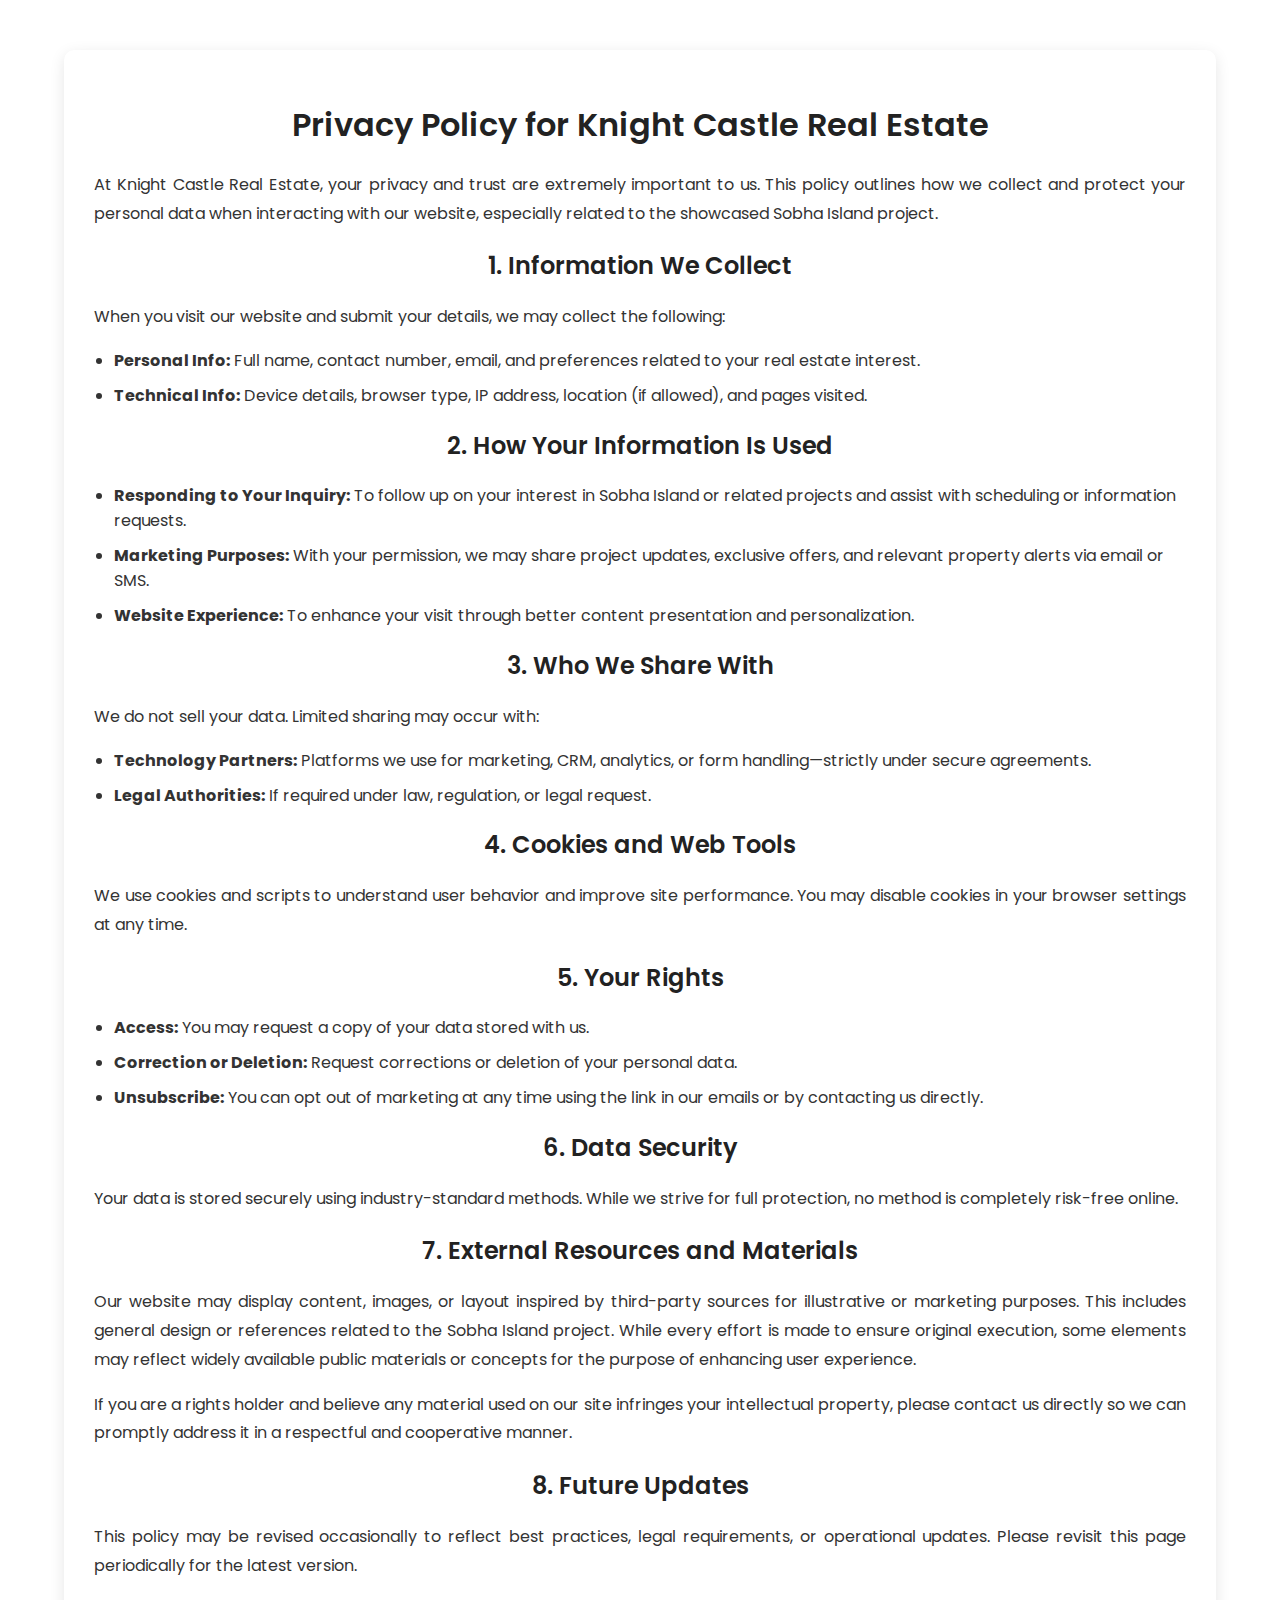
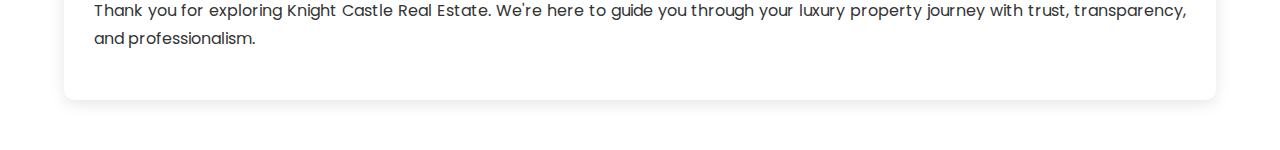
<file: policy/index.html>
<!DOCTYPE html>
<html lang="en">

<!-- Mirrored from skyrisedubai.live/policy/ by HTTrack Website Copier/3.x [XR&CO'2014], Mon, 28 Apr 2025 13:16:56 GMT -->
<!-- Added by HTTrack --><meta http-equiv="content-type" content="text/html;charset=UTF-8" /><!-- /Added by HTTrack -->
<head>
    <meta charset="UTF-8">
    <meta name="viewport" content="width=device-width, initial-scale=1.0">
    <title>Privacy Policy - Knight Castle Real Estate</title>
    <style>
        @import url('https://fonts.googleapis.com/css2?family=Poppins:wght@300;400;600&amp;display=swap');

        body {
            font-family: 'Poppins', sans-serif;
            margin: 0;
            padding: 0;
            background-color: #ffffff;
            color: #333;
        }
        .container {
            width: 90%;
            max-width: 1200px;
            margin: 50px auto;
            background: #ffffff;
            padding: 30px;
            border-radius: 10px;
            box-shadow: 0px 4px 15px rgba(0, 0, 0, 0.1);
            box-sizing: border-box;
        }
        h1, h2 {
            color: #222;
            font-weight: 600;
            text-align: center;
        }
        p {
            line-height: 1.8;
            font-size: 16px;
            text-align: justify;
        }
        ul {
            padding-left: 20px;
        }
        ul li {
            margin-bottom: 10px;
            font-size: 16px;
        }

        @media (max-width: 1024px) {
            .container {
                width: 95%;
                padding: 25px;
            }
        }
        @media (max-width: 768px) {
            .container {
                width: 98%;
                padding: 20px;
            }
            h1 {
                font-size: 22px;
            }
            h2 {
                font-size: 18px;
            }
            p, ul li {
                font-size: 14px;
            }
        }
        @media (max-width: 480px) {
            .container {
                width: 100%;
                padding: 15px;
                margin: 20px auto;
                border-radius: 0;
            }
            h1 {
                font-size: 20px;
            }
            h2 {
                font-size: 16px;
            }
            p, ul li {
                font-size: 13px;
                line-height: 1.6;
            }
        }
    </style>
</head>
<body>

    <div class="container">
        <h1>Privacy Policy for Knight Castle Real Estate</h1>
        <p>At Knight Castle Real Estate, your privacy and trust are extremely important to us. This policy outlines how we collect and protect your personal data when interacting with our website, especially related to the showcased Sobha Island project.</p>

        <h2>1. Information We Collect</h2>
        <p>When you visit our website and submit your details, we may collect the following:</p>
        <ul>
            <li><strong>Personal Info:</strong> Full name, contact number, email, and preferences related to your real estate interest.</li>
            <li><strong>Technical Info:</strong> Device details, browser type, IP address, location (if allowed), and pages visited.</li>
        </ul>

        <h2>2. How Your Information Is Used</h2>
        <ul>
            <li><strong>Responding to Your Inquiry:</strong> To follow up on your interest in Sobha Island or related projects and assist with scheduling or information requests.</li>
            <li><strong>Marketing Purposes:</strong> With your permission, we may share project updates, exclusive offers, and relevant property alerts via email or SMS.</li>
            <li><strong>Website Experience:</strong> To enhance your visit through better content presentation and personalization.</li>
        </ul>

        <h2>3. Who We Share With</h2>
        <p>We do not sell your data. Limited sharing may occur with:</p>
        <ul>
            <li><strong>Technology Partners:</strong> Platforms we use for marketing, CRM, analytics, or form handling—strictly under secure agreements.</li>
            <li><strong>Legal Authorities:</strong> If required under law, regulation, or legal request.</li>
        </ul>

        <h2>4. Cookies and Web Tools</h2>
        <p>We use cookies and scripts to understand user behavior and improve site performance. You may disable cookies in your browser settings at any time.</p>

        <h2>5. Your Rights</h2>
        <ul>
            <li><strong>Access:</strong> You may request a copy of your data stored with us.</li>
            <li><strong>Correction or Deletion:</strong> Request corrections or deletion of your personal data.</li>
            <li><strong>Unsubscribe:</strong> You can opt out of marketing at any time using the link in our emails or by contacting us directly.</li>
        </ul>

        <h2>6. Data Security</h2>
        <p>Your data is stored securely using industry-standard methods. While we strive for full protection, no method is completely risk-free online.</p>

        <h2>7. External Resources and Materials</h2>
        <p>Our website may display content, images, or layout inspired by third-party sources for illustrative or marketing purposes. This includes general design or references related to the Sobha Island project. While every effort is made to ensure original execution, some elements may reflect widely available public materials or concepts for the purpose of enhancing user experience.</p>

        <p>If you are a rights holder and believe any material used on our site infringes your intellectual property, please contact us directly so we can promptly address it in a respectful and cooperative manner.</p>

        <h2>8. Future Updates</h2>
        <p>This policy may be revised occasionally to reflect best practices, legal requirements, or operational updates. Please revisit this page periodically for the latest version.</p>

        <p>Thank you for exploring Knight Castle Real Estate. We're here to guide you through your luxury property journey with trust, transparency, and professionalism.</p>
    </div>

</body>

<!-- Mirrored from skyrisedubai.live/policy/ by HTTrack Website Copier/3.x [XR&CO'2014], Mon, 28 Apr 2025 13:16:56 GMT -->
</html>
</file>
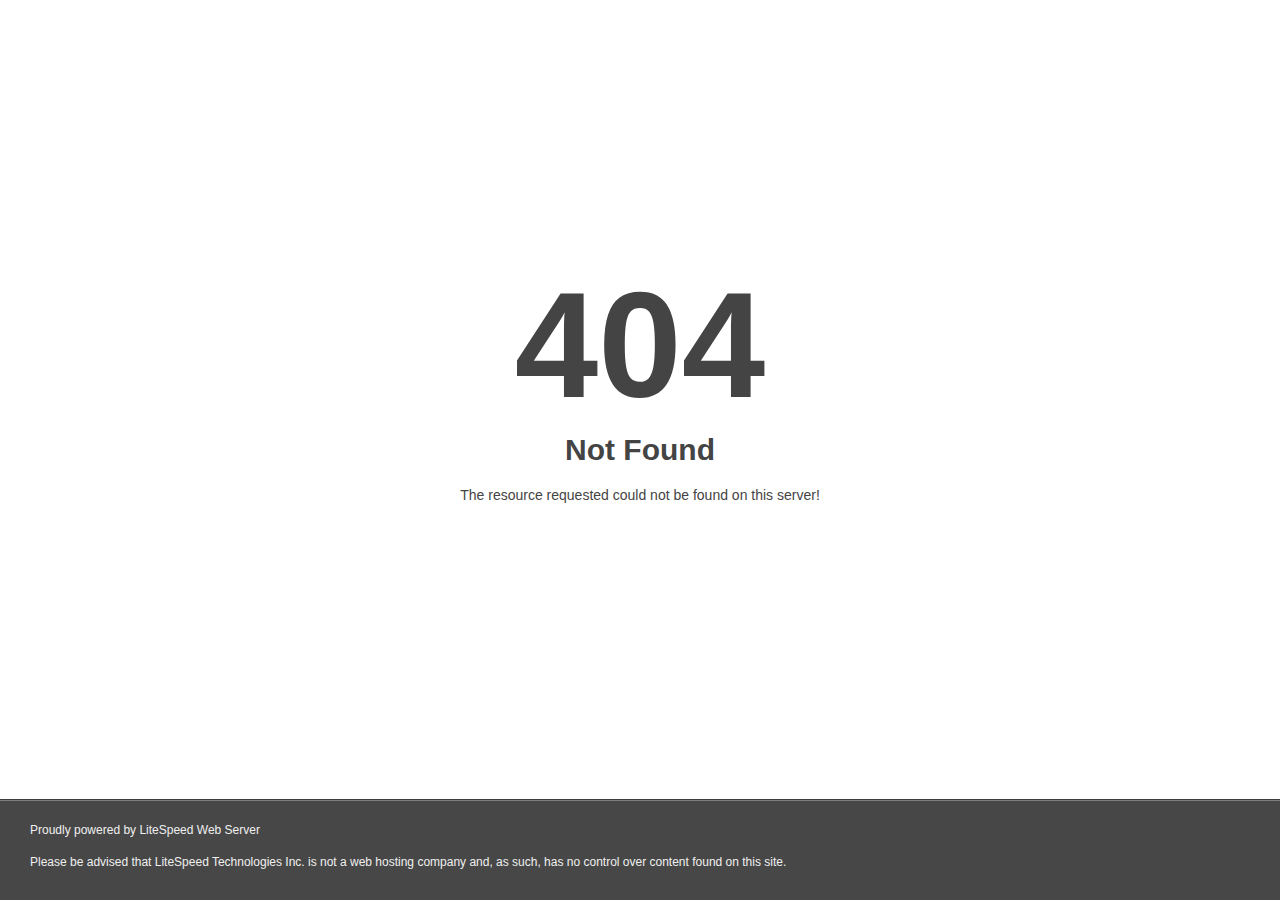
<file: site.html>
<!DOCTYPE html>
<html style="height:100%">
<head>
<meta name="viewport" content="width=device-width, initial-scale=1, shrink-to-fit=no" />
<title> 404 Not Found
</title><style>@media (prefers-color-scheme:dark){body{background-color:#000!important}}</style></head>
<body style="color: #444; margin:0;font: normal 14px/20px Arial, Helvetica, sans-serif; height:100%; background-color: #fff;">
<div style="height:auto; min-height:100%; ">     <div style="text-align: center; width:800px; margin-left: -400px; position:absolute; top: 30%; left:50%;">
        <h1 style="margin:0; font-size:150px; line-height:150px; font-weight:bold;">404</h1>
<h2 style="margin-top:20px;font-size: 30px;">Not Found
</h2>
<p>The resource requested could not be found on this server!</p>
</div></div><div style="color:#f0f0f0; font-size:12px;margin:auto;padding:0px 30px 0px 30px;position:relative;clear:both;height:100px;margin-top:-101px;background-color:#474747;border-top: 1px solid rgba(0,0,0,0.15);box-shadow: 0 1px 0 rgba(255, 255, 255, 0.3) inset;">
<br>Proudly powered by LiteSpeed Web Server<p>Please be advised that LiteSpeed Technologies Inc. is not a web hosting company and, as such, has no control over content found on this site.</p></div></body></html>
</file>
